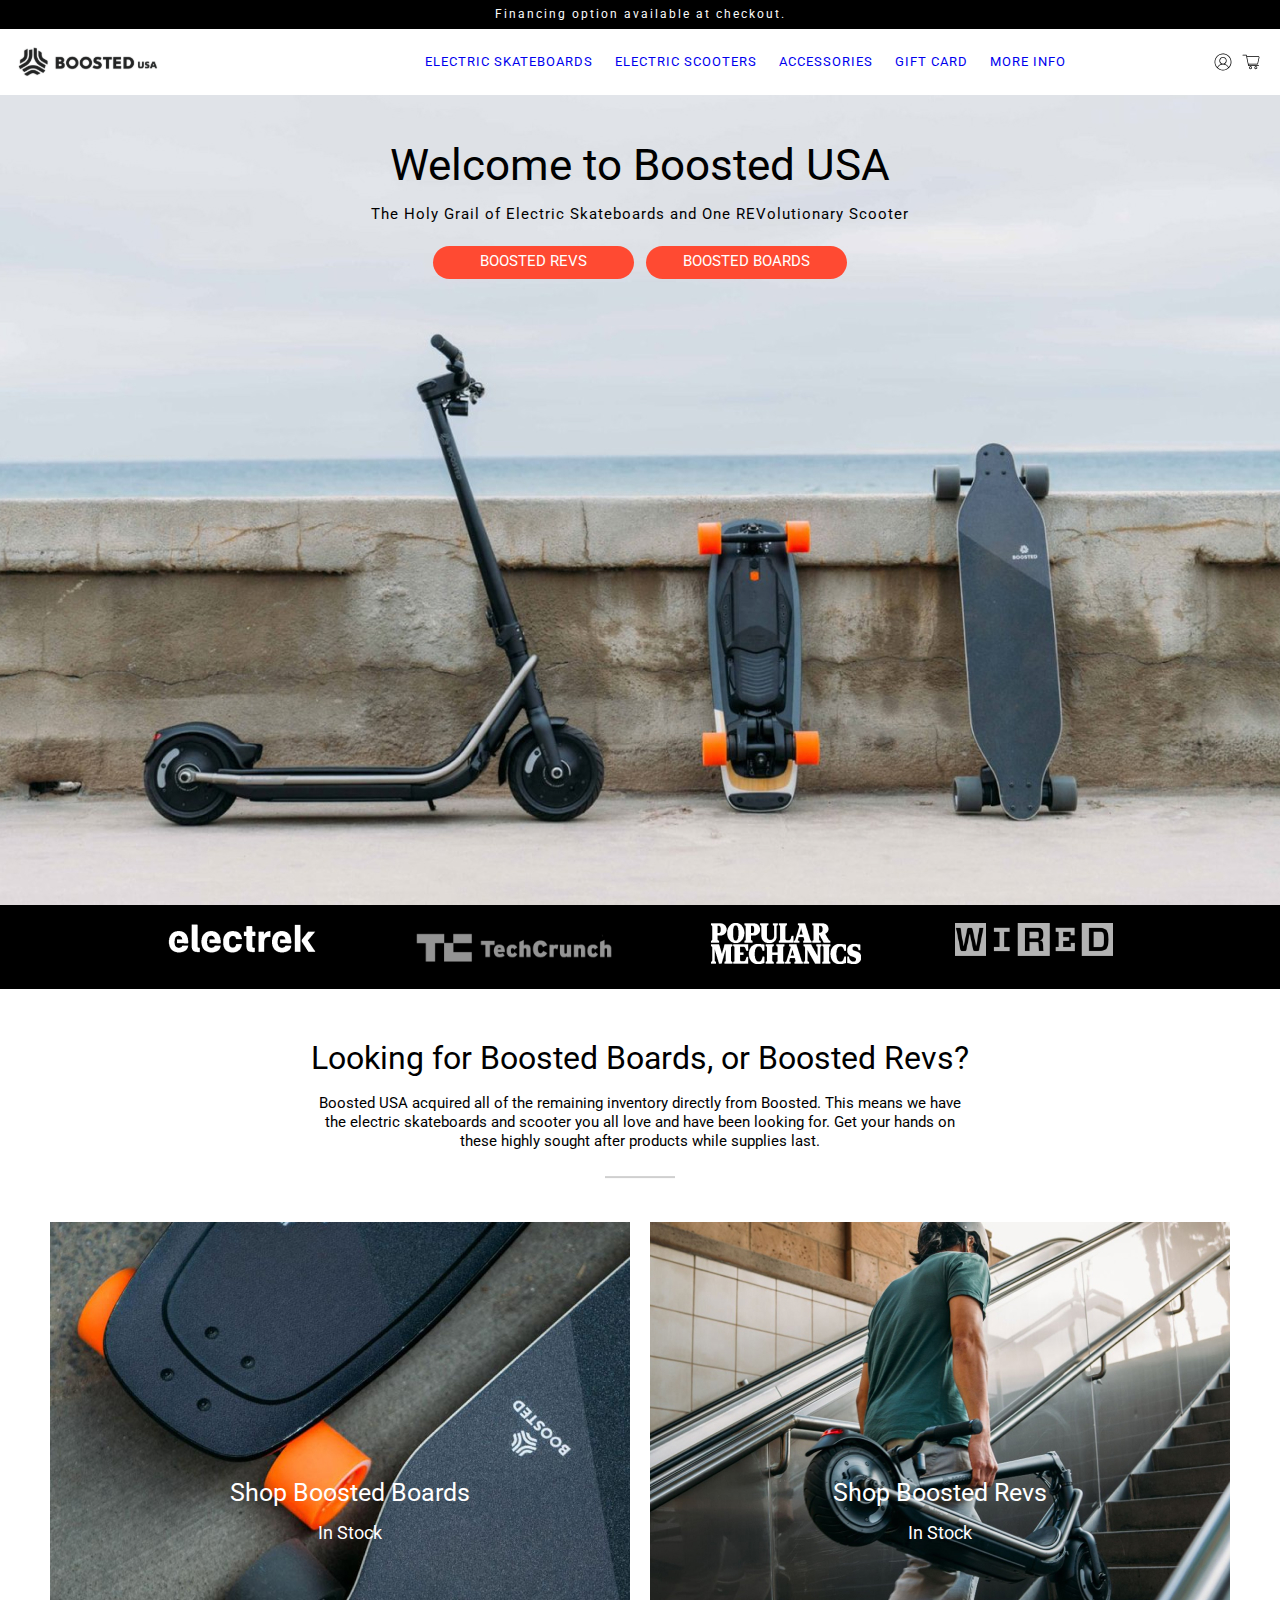
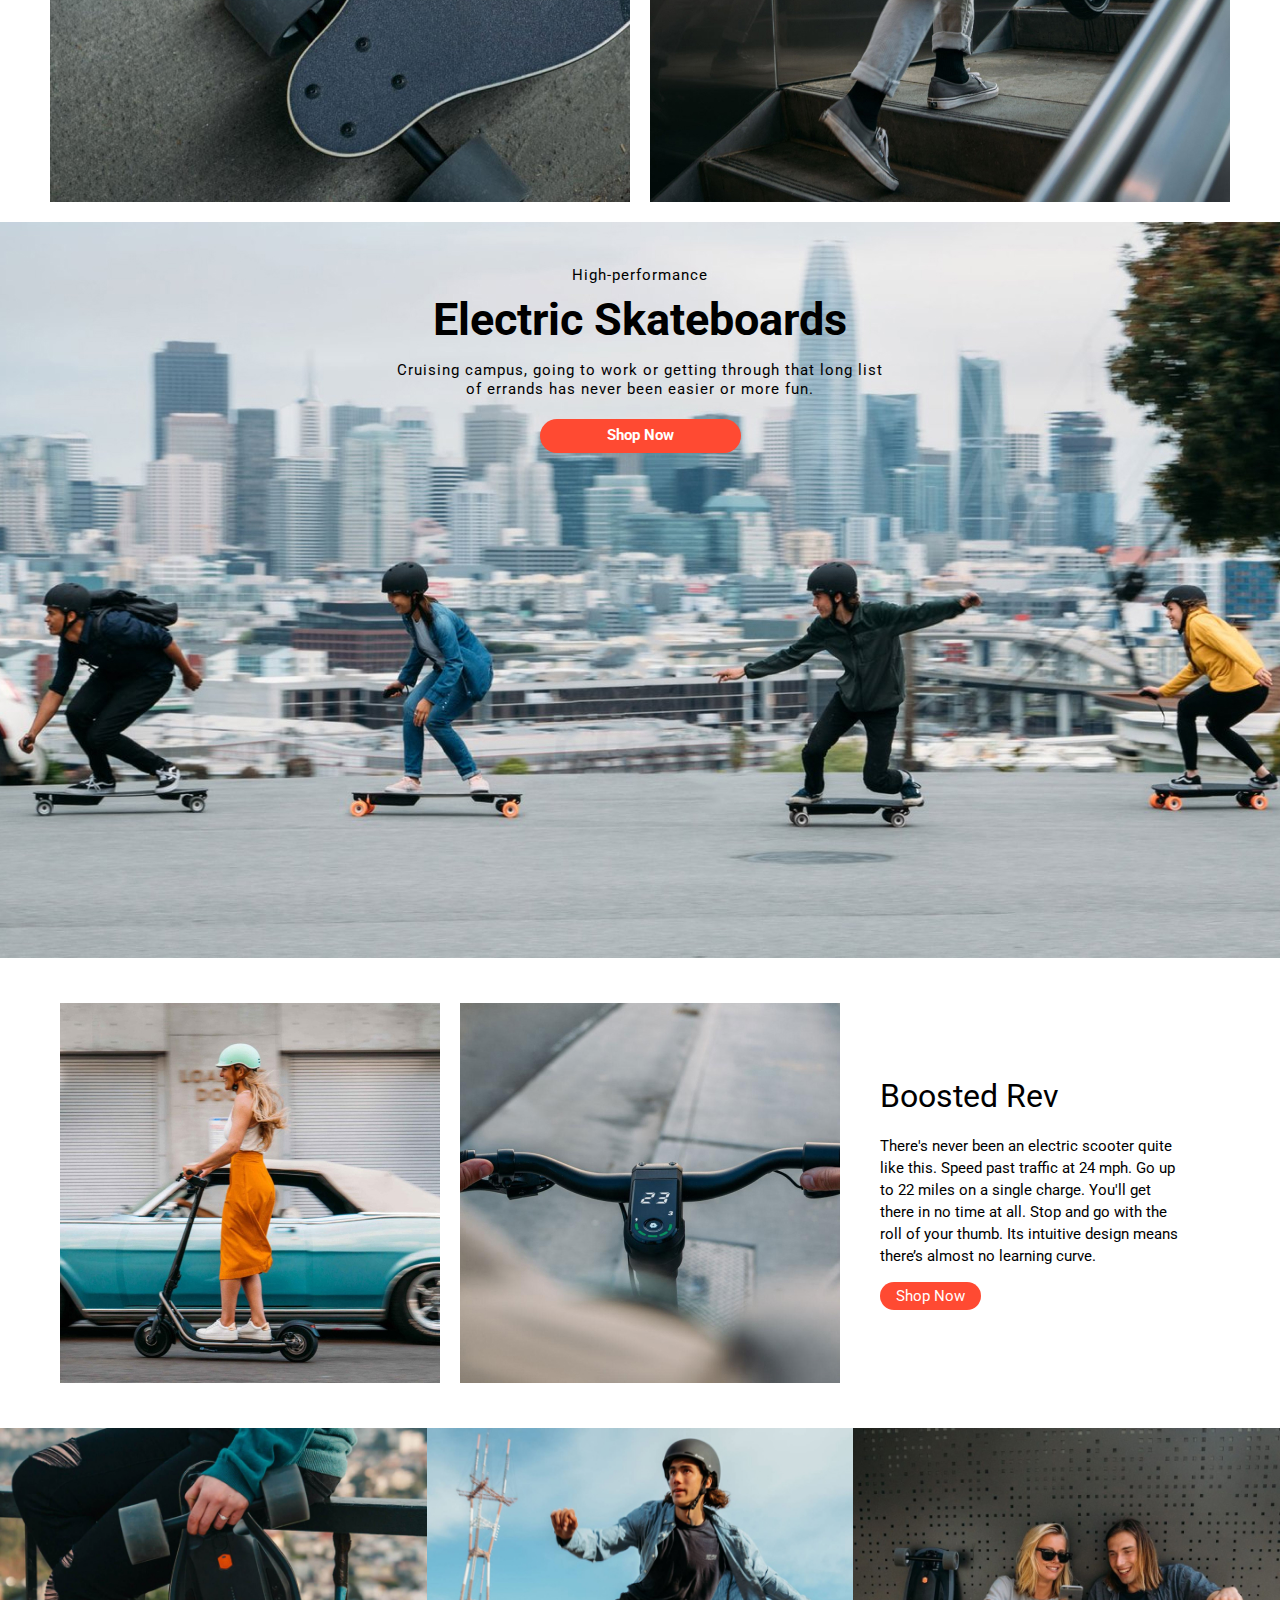
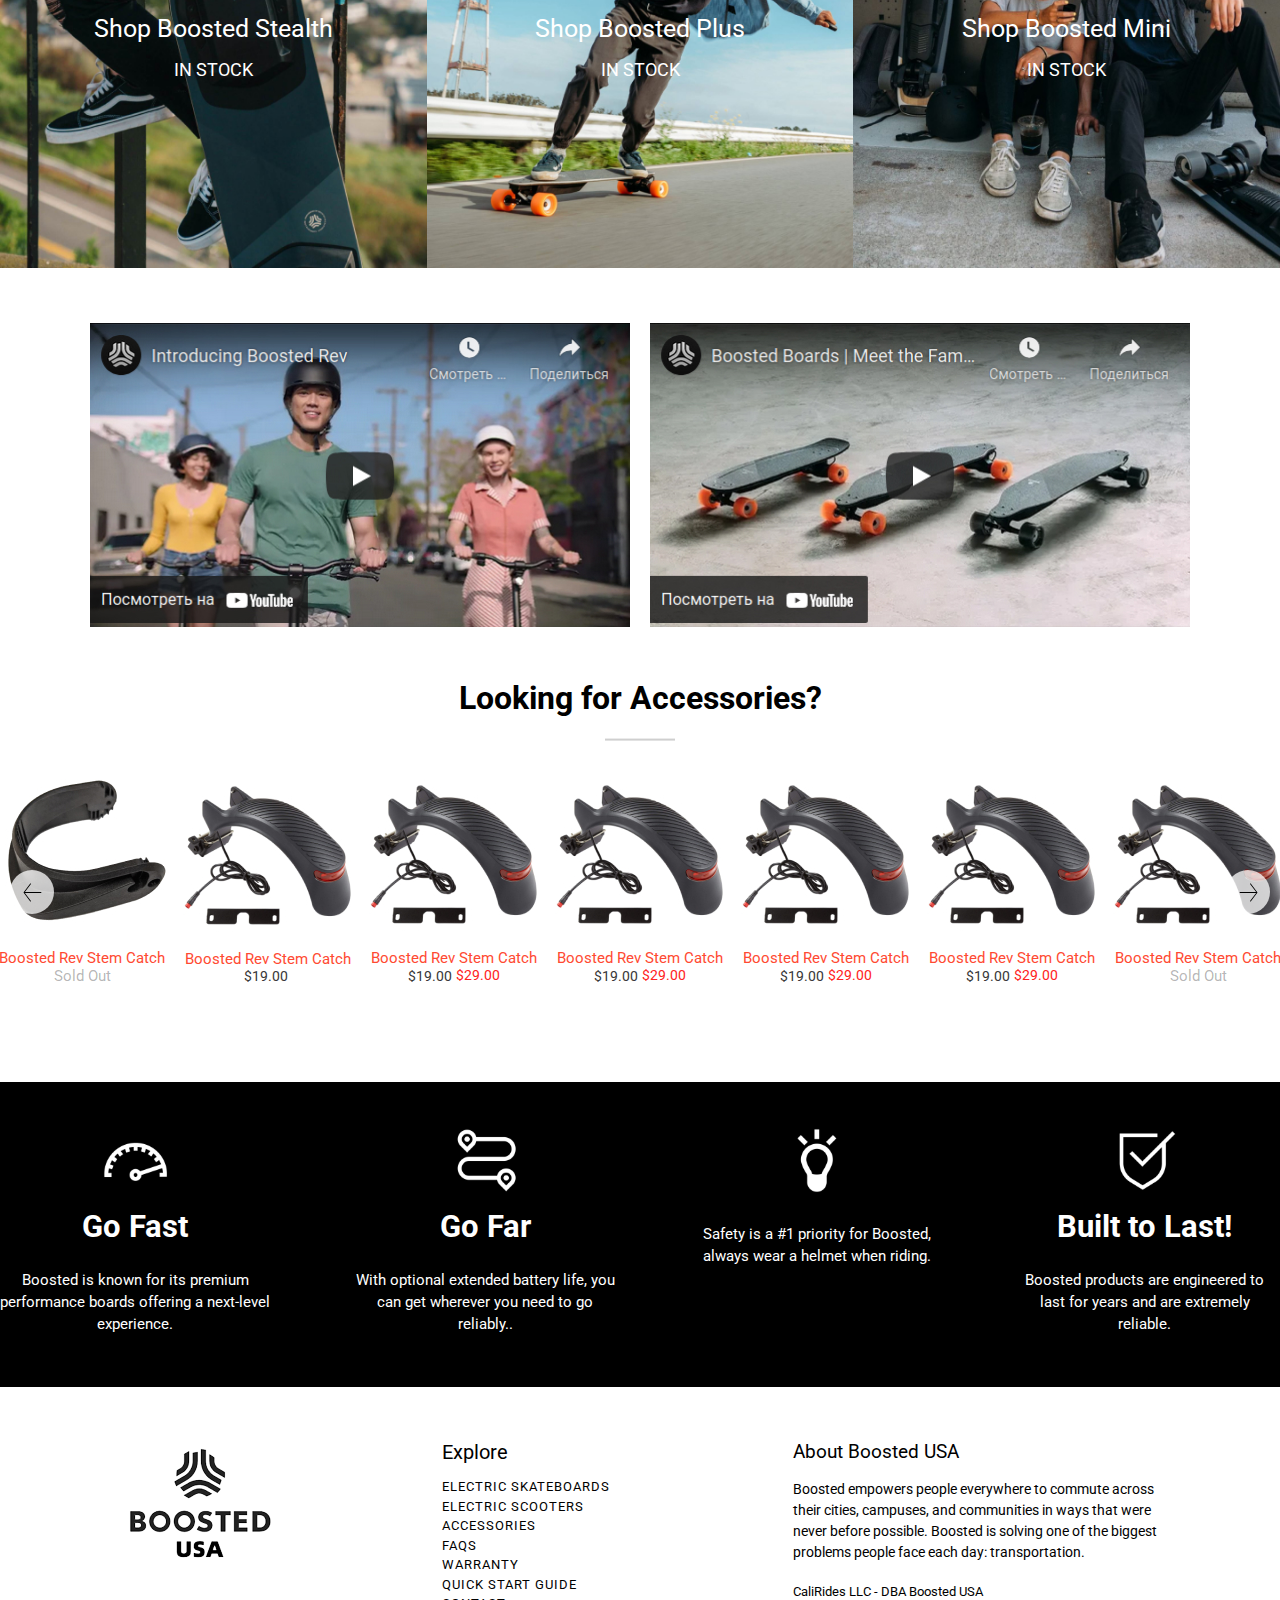
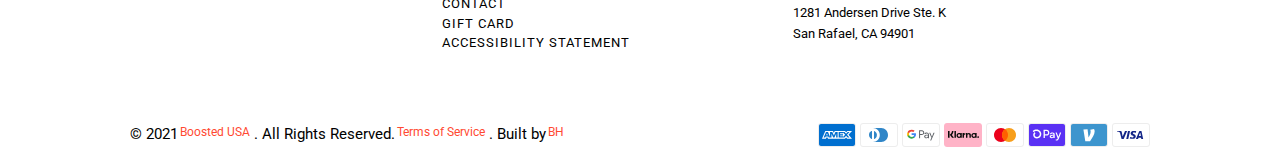
<file: index.html>
<!DOCTYPE html>
<html lang="en">

<head>
    <meta charset="UTF-8">
    <meta http-equiv="X-UA-Compatible" content="IE=edge">
    <meta name="viewport" content="width=device-width, initial-scale=1.0">
    <link rel="preconnect" href="https://fonts.googleapis.com">
    <link rel="preconnect" href="https://fonts.gstatic.com" crossorigin>
    <link href="https://fonts.googleapis.com/css2?family=Roboto:wght@400;700&display=swap" rel="stylesheet">
    <link rel="stylesheet" href="css\reset_styles.css">
    <link rel="stylesheet" href="css\start_styles.css">
    <link rel="stylesheet" href="css\style.css">
    <title>BOOSTEDusa</title>
</head>
<body>
    <div class="wrapper">
        <header class="header">
            <div class="header__container -container">
                <div class="header__top">
                    <div class="header__top--text">
                        Financing option available at checkout.
                    </div>
                </div>
                <div class="header__bottom">
                    <div class="header__bottom--column column-header">
                       <div class="column-header__logo">
                        <img src="header\logo-ico.svg" alt="logo" class="header__logo">
                       </div>
                    </div>
                    <div class="header__bottom--column column-header">
                       <div class="column-header__menu">
                            <nav class="header__menu">
                                <ul class="menu__items">
                                    <li class="menu__item">
                                        <a href="/" class="menu__link">Electric Skateboards</a>
                                    </li>
                                    <li class="menu__item">
                                        <a href="/" class="menu__link">Electric Scooters</a>
                                    </li>
                                    <li class="menu__item">
                                        <a href="/" class="menu__link">Accessories</a>
                                    </li>
                                    <li class="menu__item">
                                        <a href="/" class="menu__link">Gift Card</a>
                                    </li>
                                    <li class="menu__item">
                                        <a href="/" class="menu__link">More Info</a>
                                    </li>
                                </ul>
                            </nav>
                       </div>
                    </div>
                    <div class="header__bottom--column column-header">
                       <div class="column-header__ico">
                            <div class="ico--item">
                                <img src="header\login-ico.svg" alt="login">
                            </div>
                            <div class="ico--item">
                                <img src="header\cart-ico.svg" alt="cart">
                           </div>
                       </div>
                    </div>
                </div>
            </div>
        </header>
        <main class="page">
            <div class="page__main-block main__block">
                <div class="main__block--container -container">
                    <img src="welcome\bcg-img.jpg" alt="backgr-img" class="main__block--backgr-img -ibg">
                    
                    <div class="main__block--content">
                        <div class="main__block--title">
                            Welcome to Boosted USA
                        </div>
                        <div class="main__block--subtitle">
                            The Holy Grail of Electric Skateboards and One REVolutionary Scooter
                        </div>
                        <div class="main__block--buttons">
                            <a href="/" class="main__block--button button--revs">BOOSTED REVS</a> 
                            <a href="/" class="main__block--button button--boards">BOOSTED BOARDS</a> 
                      </div>
                   </div>
                </div>
            </div>
            <div class="page__welcome--block welcome--block">
                <div class="welcome--block__container -container ">
                    <div class="welcome--block__items">
                            <img src="welcome_items\welcome-item-1.svg" alt="item-1" class="welcome--block__item -ibg">
                            <img src="welcome_items\welcome-item-2.svg" alt="item-1" class="welcome--block__item -ibg">
                            <img src="welcome_items\welcome-item-3.svg" alt="item-1" class="welcome--block__item pre--last--item -ibg">
                            <img src="welcome_items\welcome-item-4.svg" alt="item-1" class="welcome--block__item -ibg">
                    </div>
                </div>
            </div>
            <div class="page__looking--block looking--block">
                <div class="looking--block__container -container">
                    <section class="looking--block__text looking--text">
                        <h1 class="looking--text__title">Looking for Boosted Boards, or Boosted Revs?</h1>
                        <p class="looking--text__subtitle">Boosted USA acquired all of the remaining inventory directly from Boosted.  
                             This means we have the electric skateboards and scooter you all love and have been looking for. 
                             Get your hands on these highly sought after products while supplies last.</p>
                        <img src="looking\line.svg" alt="border-line" class="looking--text__line">
                    </section>
                        <div class="looking--block__image looking--image">
                                <div class="looking--image__block">
                                    <img src="looking\looking-img-1.jpg" alt="first-img" class="looking--images looking--image__left -ibg">
                                    <div class="looking--link__block link--block">
                                        <h2 class="link--block__title">Shop Boosted Boards</h2>
                                        <a href="/" class="link--block__link link--boards">In Stock</a>
                                    </div>
                                </div>
                            
                                <div class="looking--image__block">
                                    <img src="looking\looking-img-2.jpg" alt="second-img" class="looking--images looking--image__right -ibg">
                                    <div class="looking--link__block link--block">
                                        <h2 class="link--block__title">Shop Boosted Revs</h2>
                                        <a href="/" class="link--block__link link--revs">In Stock</a>
                                    </div>
                            </div>
                        </div>
                </div>
            </div> 
            <div class="page__perfomance--block perfomance__block">
                <div class="perfomance__block--container -container">
                    <img src="perfomance\perf-img-1.jpg" alt="perfomance-image" class="perfomance__block--background -ibg">

                    <div class="perfomance__block--content">

                        <div class="perfomance__block--promo">High-performance</div>
                        <div class="perfomance__block--title">Electric Skateboards</div>
                        <div class="perfomance__block--subtitle">Cruising campus, going to work or getting through that long list of errands has never been easier or more fun.</div>
                        <a href="/" class="perfomance__block--button">Shop Now</a>
                    </div>
                </div>

            </div> 
            <div class="page__promo--block promo__block">
                <div class="promo__block--container -container">
                    <div class="promo__block--content">
                        <img src="promo\promo-img-1.jpg" alt="promo-image" class="promo__block--image">
                        <img src="promo\promo-img-2.jpg" alt="promo-image" class="promo__block--image">
                        <section class="promo__block--item">
                            <h2 class="promo__block--title">Boosted Rev</h2>
                            <p class="promo__block--text">There's never been an electric scooter quite like this. Speed past traffic at 24 mph. Go up to 22 miles on a single charge. 
                                You'll get there in no time at all. Stop and go with the roll of your thumb. Its intuitive design means there’s almost no learning curve.</p>
                            <a href="/" class="promo__block--button">Shop Now</a>
                        </section>
                    </div>
                </div>
            </div> 
            <div class="page__link--block link__block">
                <div class="link__block--container -container">
                    <div class="link__block--content">
                        <div class="link__block--item item__content">                              
                            <img src="promo\promo-img-3.jpg" alt="promo-image" class="item__content--image">
                            <div class="item__content--text">
                                <h3 class="item__content--title">Shop Boosted Stealth</h3>
                                <a href="/" class="item__content--button">IN STOCK</a>
                            </div>
                        </div>
                        <div class="link__block--item item__content">                              
                            <img src="promo\promo-img-4.jpg" alt="promo-image" class="item__content--image">
                            <div class="item__content--text">
                                <h3 class="item__content--title">Shop Boosted Plus</h3>
                                <a href="/" class="item__content--button">IN STOCK</a>
                            </div>
                        </div>
                        <div class="link__block--item item__content">                              
                            <img src="promo\promo-img-5.jpg" alt="promo-image" class="item__content--image">
                            <div class="item__content--text">
                                <h3 class="item__content--title">Shop Boosted Mini</h3>
                                <a href="/" class="item__content--button">IN STOCK</a>
                            </div>
                        </div>

                    </div>
                </div>
            </div> 
            <div class="page__video--block video__block">
                <div class="video__block--container -container">
                    <div class="video-block--content video__content">
                        <video class="video__content--item" poster="video\video-1.jpg"></video>
                        <video class="video__content--item" poster="video\video-2.jpg"></video>
                    </div>
                </div> 
            </div>
            <div class="page__goods--block goods__block">
                <div class="goods__block--container -container">
                    <div class="goods__block--content goods__items">
                        <h2 class="goods__items--title">Looking for Accessories?</h2>
                        <img src="goods\line.svg" class="goods__items--line"></img>

                                <div class="goods__items--slaider items__slaider">
                                            <a href="/" class="goods__items--item">
                                                <img src="goods\good-1.jpg" alt="good" class="item__image">
                                                <div class="item__name">Boosted Rev Stem Catch</div>
                                                <div class="item__prices">
                                                    <!--<div class="item__price">$19.00</div>-->
                                                    <!--<div class="item__price--red">$29.00</div>-->
                                                    <div class="item__price--sold">Sold Out</div>
                                                </div>
                                            </a>
                                            <a href="/" class="goods__items--item">
                                                <img src="goods\good-2.jpg" alt="good" class="item__image">
                                                <div class="item__name">Boosted Rev Stem Catch</div>
                                                <div class="item__prices">
                                                    <div class="item__price">$19.00</div>
                                                    <!--<div class="item__price--red">$29.00</div>-->
                                                    <!--<div class="item__price--sold">Sold Out</div>-->
                                                </div>
                                            </a>
                                            <a href="/" class="goods__items--item">
                                                <img src="goods\good-2.jpg" alt="good" class="item__image">
                                                <div class="item__name">Boosted Rev Stem Catch</div>
                                                <div class="item__prices">
                                                    <div class="item__price">$19.00</div>
                                                    <div class="item__price--red">$29.00</div>
                                                    <!--<div class="item__price--sold">Sold Out</div>-->
                                                </div>
                                            </a>
                                            <a href="/" class="goods__items--item">
                                                <img src="goods\good-2.jpg" alt="good" class="item__image">
                                                <div class="item__name">Boosted Rev Stem Catch</div>
                                                <div class="item__prices">
                                                    <div class="item__price">$19.00</div>
                                                    <div class="item__price--red">$29.00</div>
                                                    <!--<div class="item__price--sold">Sold Out</div>-->
                                                </div>
                                            </a>
                                            <a href="/" class="goods__items--item">
                                                <img src="goods\good-2.jpg" alt="good" class="item__image">
                                                <div class="item__name">Boosted Rev Stem Catch</div>
                                                <div class="item__prices">
                                                    <div class="item__price">$19.00</div>
                                                    <div class="item__price--red">$29.00</div>
                                                    <!--<div class="item__price--sold">Sold Out</div>-->
                                                </div>
                                            </a>
                                            <a href="/" class="goods__items--item">
                                                <img src="goods\good-2.jpg" alt="good" class="item__image">
                                                <div class="item__name">Boosted Rev Stem Catch</div>
                                                <div class="item__prices">
                                                    <div class="item__price">$19.00</div>
                                                    <div class="item__price--red">$29.00</div>
                                                    <!--<div class="item__price--sold">Sold Out</div>-->
                                                </div>
                                            </a>
                                            <a href="/" class="goods__items--item">
                                                <img src="goods\good-2.jpg" alt="good" class="item__image">
                                                <div class="item__name">Boosted Rev Stem Catch</div>
                                                <div class="item__prices">
                                                    <!--<div class="item__price">$19.00</div>-->
                                                    <!--<div class="item__price--red">$29.00</div>-->
                                                    <div class="item__price--sold">Sold Out</div>
                                                </div>
                                            </a>
                                </div>
                    </div>
                    <div class="goods__link">
                        <a href="/" class="good__items--left">
                            <img src="goods\left-vector.svg" alt="" class="items__left">
                        </a>

                        <a href="/" class="good__items--right">
                            <img src="goods\right-vector.svg" alt="" class="items__right">
                        </a>
                    </div>
                </div>
            </div>
            <div class="page__abilities--block abilities__block">
                <div class="abilities__block--container -container">
                    <div class="abilities__block--column abilities__column">
                        <img src="abilities\abilities-1.svg" alt="abilities-icon" class="abilities__column--icon">
                        <h3 class="abilities__column--title">Go Fast</h3>
                        <div class="abilities__column--text">Boosted is known for its premium performance boards offering a next-level experience.</div>
                    </div>
                    <div class="abilities__block--column abilities__column">
                        <img src="abilities\abilities-2.svg" alt="abilities-icon" class="abilities__column--icon">
                        <h3 class="abilities__column--title">Go Far</h3>
                        <div class="abilities__column--text">With optional extended battery life, you can get wherever you need to go reliably..</div>
                    </div>
                    <div class="abilities__block--column abilities__column">
                        <img src="abilities\abilities-3.svg" alt="abilities-icon" class="abilities__column--icon">
                        <h3 class="abilities__column">Go Safe</h3>
                        <div class="abilities__column--text">Safety is a #1 priority for Boosted, always wear a helmet when riding.</div>
                    </div>
                    <div class="abilities__block--column abilities__column">
                        <img src="abilities\abilities-4.svg" alt="abilities-icon" class="abilities__column--icon">
                        <h3 class="abilities__column--title">Built to Last!</h3>
                        <div class="abilities__column--text">Boosted products are engineered to last for years and are extremely reliable.</div>
                    </div>

                </div>
            </div>
        </main>
        <footer class="footer">
            <div class="footer__top">
                <div class="footer__top--container -container">
                    <div class="footer__top--content top__content">
                        <img src="footer\logo-footer.svg" alt="" class="top__content--logo">
                        <div class="top__content--menu content__menu">
                            <h3 class="content__menu--title">Explore</h3>
                            <nav class="content__menu--items menu__items">
                                <ul class="menu__items--content">
                                    <li class="menu__item">Electric Skateboards</li>
                                    <li class="menu__item">Electric Scooters</li>
                                    <li class="menu__item">Accessories</li>
                                    <li class="menu__item">FAQs</li>
                                    <li class="menu__item">Warranty</li>
                                    <li class="menu__item">Quick Start Guide</li>
                                    <li class="menu__item">Contact</li>
                                    <li class="menu__item">Gift Card</li>
                                    <li class="menu__item">Accessibility Statement</li>
                                </ul>
                            </nav>
                        </div>
                        <div class="top__content--about content__about">
                            <h3 class="content__about--title">About Boosted USA</h3>
                            <p class="content__about--text">Boosted empowers people everywhere to commute across their cities, campuses, 
                                and communities in ways that were never before possible. 
                                Boosted is solving one of the biggest problems people face each day: transportation.
                            </p>
                            <div class="content__about--address about__address">
                                <div class="about__address--item">CaliRides LLC - DBA Boosted USA</div>
                                <div class="about__address--item">1281 Andersen Drive Ste. K</div>
                                <div class="about__address--item">San Rafael, CA 94901</div>
                            </div>
                        </div>
                    </div>
                </div>
            </div>
            <div class="footer__bottom">
                <div class="footer__bottom--container -container">
                    <div class="footer__bottom--copyright bottom__copyright">
                        <div class="bottom__copyright--black">© 2021</div>
                        <div class="bottom__copyright--red">Boosted USA</div>
                        <div class="bottom__copyright--black">. All Rights Reserved.</div>
                        <div class="bottom__copyright--red">Terms of Service</div>
                        <div class="bottom__copyright--black">. Built by</div>
                        <div class="bottom__copyright--red">BH</div>
                    </div>
                    <div class="footer__bottom--pay-ico">
                        <img src="footer\pay-ico-1.svg" alt="pay-icon" class="bootom__pay-ico">
                        <img src="footer\pay-ico-2.svg" alt="pay-icon" class="bootom__pay-ico">
                        <img src="footer\pay-ico-3.svg" alt="pay-icon" class="bootom__pay-ico">
                        <img src="footer\pay-ico-4.svg" alt="pay-icon" class="bootom__pay-ico">
                        <img src="footer\pay-ico-5.svg" alt="pay-icon" class="bootom__pay-ico">
                        <img src="footer\pay-ico-6.svg" alt="pay-icon" class="bootom__pay-ico">
                        <img src="footer\pay-ico-7.svg" alt="pay-icon" class="bootom__pay-ico">
                        <img src="footer\pay-ico-8.svg" alt="pay-icon" class="bootom__pay-ico">
                    </div>
                </div> 
            </div>
        </footer>         
    </div>
</body>

</html>
</file>
